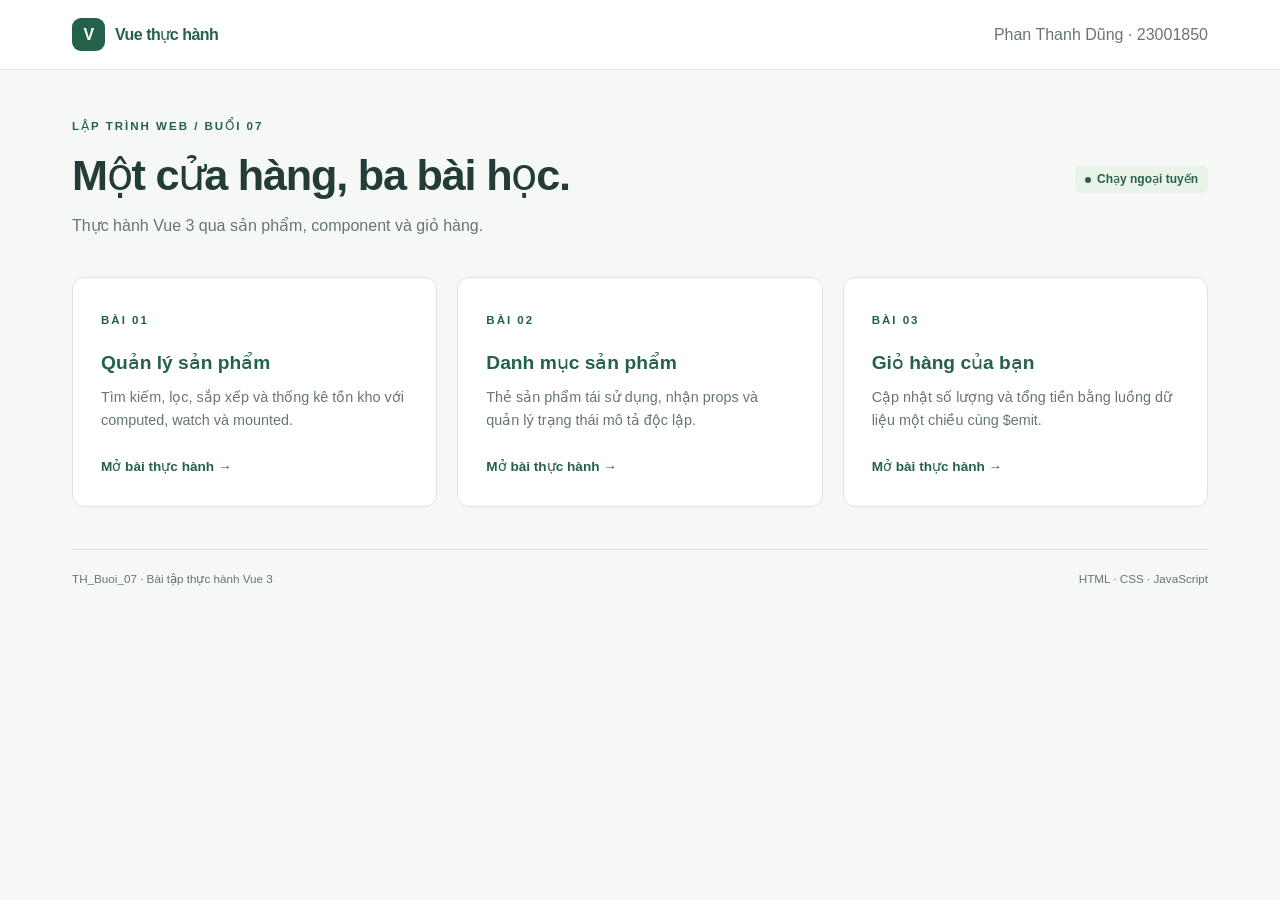
<file: TH_Buoi_07/index.html>
<!DOCTYPE html>
<html lang="vi">
<head><meta charset="UTF-8"><meta name="viewport" content="width=device-width, initial-scale=1.0"><title>Thực hành 07 · Vue 3</title><style>:root{font-family:Inter,"Segoe UI",Arial,sans-serif;color:#243c36;background:#f6f8f5;font-synthesis:none;line-height:1.6;--green:#236149;--muted:#66776e;--line:#dce5dc;--red:#ab3942}*{box-sizing:border-box}body{margin:0}button,input,select{font:inherit}button,a,input,select{touch-action:manipulation}a{color:var(--green)}button{cursor:pointer}button:disabled{cursor:not-allowed;opacity:.45}button:focus-visible,a:focus-visible,input:focus-visible,select:focus-visible{outline:3px solid #d6a74e;outline-offset:3px}[v-cloak]{display:none}.topbar{border-bottom:1px solid var(--line);background:#fff}.topbar-inner{max-width:1200px;margin:auto;padding:18px 32px;display:flex;align-items:center;justify-content:space-between;gap:24px}.brand{font-weight:800;letter-spacing:-.5px;text-decoration:none;display:flex;align-items:center;gap:10px}.brand-mark{display:grid;place-items:center;width:33px;height:33px;background:var(--green);border-radius:9px;color:white}.nav{display:flex;gap:8px;flex-wrap:wrap}.nav a{padding:6px 14px;text-decoration:none;color:var(--muted);font-size:.9rem;border-radius:6px}.nav a[aria-current=page]{background:#eaf2e9;color:var(--green);font-weight:650}main{max-width:1200px;margin:auto;padding:42px 32px 20px}.eyebrow{text-transform:uppercase;font-size:.72rem;letter-spacing:2px;font-weight:750;color:var(--green)}h1{font-size:clamp(1.9rem,4vw,2.7rem);line-height:1.2;letter-spacing:-1.2px;margin:12px 0}h2{font-size:1.15rem;letter-spacing:-.3px;margin:0}h3{margin:0;font-size:1.15rem}p{margin:8px 0}.intro{display:flex;justify-content:space-between;align-items:center;gap:20px;margin-bottom:30px}.intro p,.muted{color:var(--muted)}.status,.badge{display:inline-flex;align-items:center;gap:6px;padding:4px 10px;border-radius:5px;white-space:nowrap;font-size:.75rem;font-weight:650;background:#e9f3e9;color:#296247}.status:before{content:"";width:6px;height:6px;border-radius:50%;background:currentColor}.badge.out{background:#fff0ef;color:var(--red)}.stats{display:grid;grid-template-columns:1fr 1fr;gap:18px;margin-bottom:24px}.stat{padding:20px 24px;background:#fff;border:1px solid var(--line);border-radius:12px}.stat span{display:block;color:var(--muted);font-size:.8rem}.stat strong{display:block;font-size:1.9rem;letter-spacing:-1px;margin-top:2px}.stat.accent{background:#eaf1e7;border-color:#d5e2d0}.layout{display:grid;grid-template-columns:minmax(0,1fr) 280px;gap:24px;align-items:start}.panel{background:#fff;border:1px solid var(--line);border-radius:12px;overflow:hidden}.panel-head{padding:20px 22px;border-bottom:1px solid var(--line);display:flex;align-items:center;justify-content:space-between;gap:10px}.panel-head small{color:var(--muted)}.toolbar{padding:18px 22px;display:grid;grid-template-columns:minmax(130px,1.3fr) 1fr 1fr;gap:12px;background:#fcfdfb;border-bottom:1px solid var(--line)}label{display:block;font-size:.8rem;font-weight:600;margin-bottom:6px}input,select{width:100%;min-width:0;padding:10px 12px;border:1px solid #d2ddd3;border-radius:6px;background:#fff;color:inherit;font-size:.88rem}input::placeholder{color:#91a096}input:focus,select:focus{border-color:var(--green)}.table-scroll{overflow-x:auto}table{width:100%;border-collapse:collapse;text-align:left;white-space:nowrap}caption{position:absolute;width:1px;height:1px;overflow:hidden;clip-path:inset(50%)}th{font-size:.68rem;letter-spacing:.6px;text-transform:uppercase;color:var(--muted);font-weight:650;background:#fcfdfb}th,td{padding:16px 18px;border-bottom:1px solid #edf1eb}td{font-size:.85rem}td:first-child{font-weight:650}td small{display:block;font-weight:400;color:#8b9a90;font-size:.67rem}.number{text-align:right;font-variant-numeric:tabular-nums}.danger{color:var(--red);background:transparent;border:1px solid #efd8d8;border-radius:6px;padding:5px 10px;font-size:.78rem}.panel-foot{padding:14px 22px;font-size:.75rem;color:var(--muted);display:flex;justify-content:space-between;gap:12px}.link-button{border:0;padding:0;background:none;color:var(--green);text-decoration:underline;font-size:.8rem}.add-panel{padding:22px}.add-panel h2{margin-bottom:4px}.add-panel>p{font-size:.8rem;margin-bottom:20px}.field{margin-bottom:14px}.primary,.secondary{padding:10px 16px;border-radius:6px;border:1px solid transparent;font-size:.85rem;font-weight:650}.primary{background:var(--green);color:#fff}.primary:hover:not(:disabled){background:#184c38}.secondary{background:white;border-color:var(--line);color:var(--green)}.wide{width:100%}.note{font-size:.75rem;color:var(--muted);line-height:1.6}.notice{margin:0;padding:12px 22px;font-size:.82rem;background:#fff8e8;color:#805c14}.feedback{font-size:.8rem;margin:12px 0;color:var(--green)}.errors{padding-left:18px;color:var(--red);font-size:.8rem}.empty{text-align:center;padding:54px 22px;color:var(--muted)}.empty strong{display:block;color:#324d42;font-size:1.05rem}.empty-mark{display:grid;place-items:center;margin:0 auto 16px;width:48px;height:48px;border-radius:50%;background:#edf3e9;font-size:1.5rem}.confirm{padding:20px 22px;background:#fff4ed;border-bottom:1px solid #f2d9c5;font-size:.9rem}.actions{display:flex;gap:10px;margin-top:12px}.footer{border-top:1px solid var(--line);margin-top:42px;padding:20px 0;font-size:.73rem;color:var(--muted);display:flex;justify-content:space-between;gap:15px}.cards{display:grid;grid-template-columns:repeat(4,minmax(0,1fr));gap:20px}.product-card{border:1px solid var(--line);border-radius:12px;overflow:hidden;background:white;display:flex;flex-direction:column}.product-image{position:relative;background:#edf1e8;aspect-ratio:1/1}.product-image img{width:100%;height:100%;object-fit:contain;display:block;padding:25px}.product-image .badge{position:absolute;top:14px;left:14px}.product-body{padding:20px;display:flex;flex:1;flex-direction:column}.product-code{font-size:.68rem;color:var(--muted);text-transform:uppercase;letter-spacing:1px;margin-bottom:7px}.price{font-size:1.25rem;font-weight:750;margin:8px 0}.stock{font-size:.75rem;color:var(--muted);margin-bottom:16px}.description{font-size:.82rem;padding:12px;background:#f6f8f4;border-radius:6px;margin:12px 0}.product-body .link-button{text-align:left;margin-bottom:18px}.product-body .primary{margin-top:auto}.catalog-note{padding:18px 22px;background:#eaf1e7;border:1px solid #d8e4d3;border-radius:9px;margin-bottom:26px;font-size:.85rem;display:flex;gap:12px}.cart-row{padding:22px;display:grid;grid-template-columns:minmax(120px,1fr) 120px 120px 60px;gap:16px;align-items:center;border-bottom:1px solid var(--line)}.cart-row h3{font-size:.95rem}.cart-row small{color:var(--muted)}.cart-item-title{display:flex;align-items:center;gap:14px}.item-icon{display:grid;place-items:center;width:44px;height:48px;background:#eff4eb;border:1px solid var(--line);border-radius:8px;font-size:1.4rem;color:var(--green);flex-shrink:0}.quantity{display:flex;align-items:center;border:1px solid var(--line);border-radius:6px;overflow:hidden;height:36px}.quantity button{background:#f7f9f5;border:0;padding:0;width:32px;flex-shrink:0;height:100%;color:var(--green);font-size:1.1rem}.quantity input{border:0;padding:4px 0;text-align:center;border-radius:0;appearance:textfield;-moz-appearance:textfield}.quantity input::-webkit-inner-spin-button,.quantity input::-webkit-outer-spin-button{-webkit-appearance:none;margin:0}.summary{padding:24px}.summary h2{margin-bottom:22px}.summary-line{display:flex;justify-content:space-between;gap:12px;font-size:.85rem;margin:14px 0}.summary-total{border-top:1px solid var(--line);padding-top:18px;margin-top:18px}.summary-total strong{font-size:1.6rem;letter-spacing:-.6px}.cart-layout{grid-template-columns:minmax(0,1fr) 300px}.home-grid{display:grid;grid-template-columns:repeat(3,1fr);gap:20px}.exercise{display:block;background:white;border:1px solid var(--line);border-radius:12px;padding:28px;text-decoration:none}.exercise:hover{border-color:var(--green)}.exercise b{display:block;font-size:1.2rem;margin:16px 0 8px}.exercise p{font-size:.9rem;color:var(--muted)}.exercise .arrow{display:block;margin-top:24px;font-size:.85rem;font-weight:650}@media(max-width:1050px){.layout{grid-template-columns:1fr}.add-panel form{display:grid;grid-template-columns:1fr 1fr;gap:0 20px}.add-panel form>.wide,.add-panel form>.errors{grid-column:1/-1}.cards{grid-template-columns:repeat(2,1fr)}}@media(max-width:650px){.topbar-inner{padding:16px 20px;align-items:flex-start;flex-direction:column;gap:12px}.nav a{padding:6px 11px}main{padding:30px 18px 15px}.intro{align-items:flex-start}.intro .status{margin-top:12px}.stats{gap:10px}.stat{padding:16px}.stat strong{font-size:1.5rem}.toolbar{grid-template-columns:1fr 1fr;padding:16px}.toolbar>div:first-child{grid-column:1/-1}.panel-head{padding:18px 16px}.panel-head small{font-size:.7rem}.cards,.home-grid{grid-template-columns:1fr}.product-image{aspect-ratio:1.5/1}.product-image img{padding:35px}.add-panel form{display:block}.cart-row{grid-template-columns:minmax(100px,1fr) 110px;gap:15px;padding:18px}.cart-row .number{text-align:left}.cart-row .danger{justify-self:end}.footer{flex-direction:column;gap:4px}.catalog-note{display:block}.panel-foot{padding:14px 16px}.intro h1{letter-spacing:-.7px}}
</style></head>
<body>
<header class="topbar"><div class="topbar-inner"><a class="brand" href="index.html"><span class="brand-mark">V</span>Vue thực hành</a><span class="muted">Phan Thanh Dũng · 23001850</span></div></header>
<main><div class="intro"><div><span class="eyebrow">Lập trình web / Buổi 07</span><h1>Một cửa hàng, ba bài học.</h1><p>Thực hành Vue 3 qua sản phẩm, component và giỏ hàng.</p></div><span class="status">Chạy ngoại tuyến</span></div>
<div class="home-grid">
<a class="exercise" href="Bai_01/bai_01.html"><span class="eyebrow">Bài 01</span><b>Quản lý sản phẩm</b><p>Tìm kiếm, lọc, sắp xếp và thống kê tồn kho với computed, watch và mounted.</p><span class="arrow">Mở bài thực hành →</span></a>
<a class="exercise" href="Bai_02/bai_02.html"><span class="eyebrow">Bài 02</span><b>Danh mục sản phẩm</b><p>Thẻ sản phẩm tái sử dụng, nhận props và quản lý trạng thái mô tả độc lập.</p><span class="arrow">Mở bài thực hành →</span></a>
<a class="exercise" href="Bai_03/bai_03.html"><span class="eyebrow">Bài 03</span><b>Giỏ hàng của bạn</b><p>Cập nhật số lượng và tổng tiền bằng luồng dữ liệu một chiều cùng $emit.</p><span class="arrow">Mở bài thực hành →</span></a>
</div><footer class="footer"><span>TH_Buoi_07 · Bài tập thực hành Vue 3</span><span>HTML · CSS · JavaScript</span></footer></main>
</body></html>
</file>
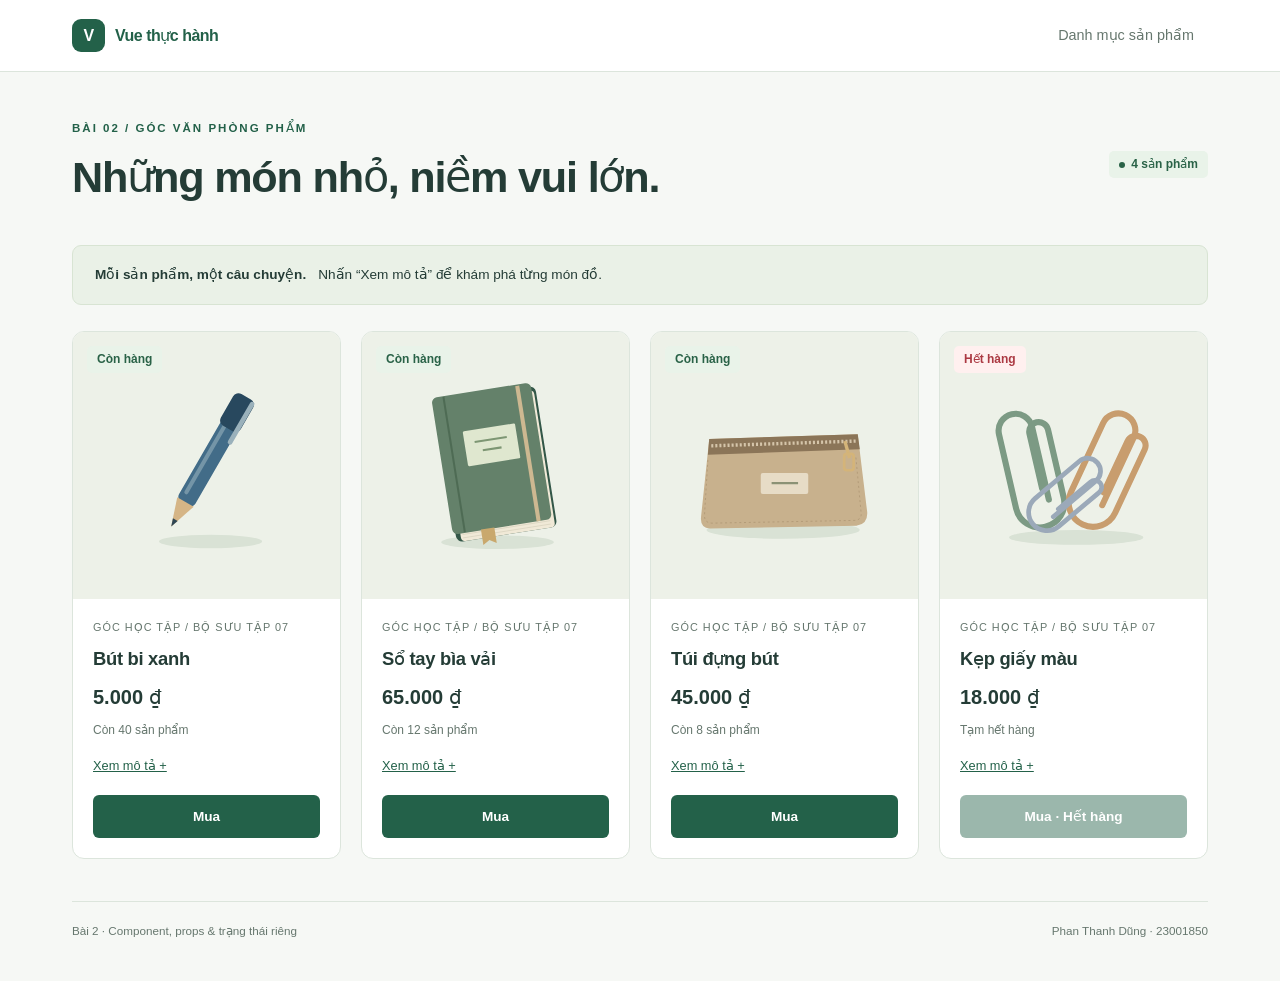
<file: TH_Buoi_07/Bai_02/bai_02.html>
<!DOCTYPE html>
<html lang="vi">
<head><meta charset="UTF-8"><meta name="viewport" content="width=device-width, initial-scale=1.0"><title>Bài 2 · Danh mục sản phẩm</title><link rel="stylesheet" href="assets/style.css"><script src="assets/vendor/vue.global.prod.js" defer></script><script src="components/TheSanPham.js" defer></script><script src="assets/bai_02.js" defer></script></head>
<body><header class="topbar"><div class="topbar-inner"><a class="brand" href="bai_02.html"><span class="brand-mark">V</span>Vue thực hành</a><nav class="nav" aria-label="Điều hướng bài 2"><a href="#catalog">Danh mục sản phẩm</a></nav></div></header>
<noscript>Vui lòng bật JavaScript để sử dụng bài thực hành.</noscript>
<main id="app" v-cloak><header class="intro"><div><span class="eyebrow">Bài 02 / Góc văn phòng phẩm</span><h1>Những món nhỏ, niềm vui lớn.</h1></div><span class="status">{{ sanPham.length }} sản phẩm</span></header>
<div class="catalog-note"><strong>Mỗi sản phẩm, một câu chuyện.</strong><span>Nhấn “Xem mô tả” để khám phá từng món đồ.</span></div>
<section id="catalog" class="cards" aria-label="Danh mục sản phẩm"><the-san-pham v-for="sp in sanPham" :key="sp.id" :ten="sp.ten" :gia="sp.gia" :anh="sp.anh" :mo-ta="sp.moTa" :ton-kho="sp.tonKho"></the-san-pham></section>
<footer class="footer"><span>Bài 2 · Component, props & trạng thái riêng</span><span>Phan Thanh Dũng · 23001850</span></footer></main></body></html>
</file>
<file: TH_Buoi_07/Bai_02/assets/style.css>
:root{font-family:Inter,"Segoe UI",Arial,sans-serif;color:#243c36;background:#f6f8f5;font-synthesis:none;line-height:1.6;--green:#236149;--muted:#66776e;--line:#dce5dc;--red:#ab3942}*{box-sizing:border-box}body{margin:0}button,input,select{font:inherit}button,a,input,select{touch-action:manipulation}a{color:var(--green)}button{cursor:pointer}button:disabled{cursor:not-allowed;opacity:.45}button:focus-visible,a:focus-visible,input:focus-visible,select:focus-visible{outline:3px solid #d6a74e;outline-offset:3px}[v-cloak]{display:none}.topbar{border-bottom:1px solid var(--line);background:#fff}.topbar-inner{max-width:1200px;margin:auto;padding:18px 32px;display:flex;align-items:center;justify-content:space-between;gap:24px}.brand{font-weight:800;letter-spacing:-.5px;text-decoration:none;display:flex;align-items:center;gap:10px}.brand-mark{display:grid;place-items:center;width:33px;height:33px;background:var(--green);border-radius:9px;color:white}.nav{display:flex;gap:8px;flex-wrap:wrap}.nav a{padding:6px 14px;text-decoration:none;color:var(--muted);font-size:.9rem;border-radius:6px}.nav a[aria-current=page]{background:#eaf2e9;color:var(--green);font-weight:650}main{max-width:1200px;margin:auto;padding:42px 32px 20px}.eyebrow{text-transform:uppercase;font-size:.72rem;letter-spacing:2px;font-weight:750;color:var(--green)}h1{font-size:clamp(1.9rem,4vw,2.7rem);line-height:1.2;letter-spacing:-1.2px;margin:12px 0}h2{font-size:1.15rem;letter-spacing:-.3px;margin:0}h3{margin:0;font-size:1.15rem}p{margin:8px 0}.intro{display:flex;justify-content:space-between;align-items:center;gap:20px;margin-bottom:30px}.intro p,.muted{color:var(--muted)}.status,.badge{display:inline-flex;align-items:center;gap:6px;padding:4px 10px;border-radius:5px;white-space:nowrap;font-size:.75rem;font-weight:650;background:#e9f3e9;color:#296247}.status:before{content:"";width:6px;height:6px;border-radius:50%;background:currentColor}.badge.out{background:#fff0ef;color:var(--red)}.stats{display:grid;grid-template-columns:1fr 1fr;gap:18px;margin-bottom:24px}.stat{padding:20px 24px;background:#fff;border:1px solid var(--line);border-radius:12px}.stat span{display:block;color:var(--muted);font-size:.8rem}.stat strong{display:block;font-size:1.9rem;letter-spacing:-1px;margin-top:2px}.stat.accent{background:#eaf1e7;border-color:#d5e2d0}.layout{display:grid;grid-template-columns:minmax(0,1fr) 280px;gap:24px;align-items:start}.panel{background:#fff;border:1px solid var(--line);border-radius:12px;overflow:hidden}.panel-head{padding:20px 22px;border-bottom:1px solid var(--line);display:flex;align-items:center;justify-content:space-between;gap:10px}.panel-head small{color:var(--muted)}.toolbar{padding:18px 22px;display:grid;grid-template-columns:minmax(130px,1.3fr) 1fr 1fr;gap:12px;background:#fcfdfb;border-bottom:1px solid var(--line)}label{display:block;font-size:.8rem;font-weight:600;margin-bottom:6px}input,select{width:100%;min-width:0;padding:10px 12px;border:1px solid #d2ddd3;border-radius:6px;background:#fff;color:inherit;font-size:.88rem}input::placeholder{color:#91a096}input:focus,select:focus{border-color:var(--green)}.table-scroll{overflow-x:auto}table{width:100%;border-collapse:collapse;text-align:left;white-space:nowrap}caption{position:absolute;width:1px;height:1px;overflow:hidden;clip-path:inset(50%)}th{font-size:.68rem;letter-spacing:.6px;text-transform:uppercase;color:var(--muted);font-weight:650;background:#fcfdfb}th,td{padding:16px 18px;border-bottom:1px solid #edf1eb}td{font-size:.85rem}td:first-child{font-weight:650}td small{display:block;font-weight:400;color:#8b9a90;font-size:.67rem}.number{text-align:right;font-variant-numeric:tabular-nums}.danger{color:var(--red);background:transparent;border:1px solid #efd8d8;border-radius:6px;padding:5px 10px;font-size:.78rem}.panel-foot{padding:14px 22px;font-size:.75rem;color:var(--muted);display:flex;justify-content:space-between;gap:12px}.link-button{border:0;padding:0;background:none;color:var(--green);text-decoration:underline;font-size:.8rem}.add-panel{padding:22px}.add-panel h2{margin-bottom:4px}.add-panel>p{font-size:.8rem;margin-bottom:20px}.field{margin-bottom:14px}.primary,.secondary{padding:10px 16px;border-radius:6px;border:1px solid transparent;font-size:.85rem;font-weight:650}.primary{background:var(--green);color:#fff}.primary:hover:not(:disabled){background:#184c38}.secondary{background:white;border-color:var(--line);color:var(--green)}.wide{width:100%}.note{font-size:.75rem;color:var(--muted);line-height:1.6}.notice{margin:0;padding:12px 22px;font-size:.82rem;background:#fff8e8;color:#805c14}.feedback{font-size:.8rem;margin:12px 0;color:var(--green)}.errors{padding-left:18px;color:var(--red);font-size:.8rem}.empty{text-align:center;padding:54px 22px;color:var(--muted)}.empty strong{display:block;color:#324d42;font-size:1.05rem}.empty-mark{display:grid;place-items:center;margin:0 auto 16px;width:48px;height:48px;border-radius:50%;background:#edf3e9;font-size:1.5rem}.confirm{padding:20px 22px;background:#fff4ed;border-bottom:1px solid #f2d9c5;font-size:.9rem}.actions{display:flex;gap:10px;margin-top:12px}.footer{border-top:1px solid var(--line);margin-top:42px;padding:20px 0;font-size:.73rem;color:var(--muted);display:flex;justify-content:space-between;gap:15px}.cards{display:grid;grid-template-columns:repeat(4,minmax(0,1fr));gap:20px}.product-card{border:1px solid var(--line);border-radius:12px;overflow:hidden;background:white;display:flex;flex-direction:column}.product-image{position:relative;background:#edf1e8;aspect-ratio:1/1}.product-image img{width:100%;height:100%;object-fit:contain;display:block;padding:25px}.product-image .badge{position:absolute;top:14px;left:14px}.product-body{padding:20px;display:flex;flex:1;flex-direction:column}.product-code{font-size:.68rem;color:var(--muted);text-transform:uppercase;letter-spacing:1px;margin-bottom:7px}.price{font-size:1.25rem;font-weight:750;margin:8px 0}.stock{font-size:.75rem;color:var(--muted);margin-bottom:16px}.description{font-size:.82rem;padding:12px;background:#f6f8f4;border-radius:6px;margin:12px 0}.product-body .link-button{text-align:left;margin-bottom:18px}.product-body .primary{margin-top:auto}.catalog-note{padding:18px 22px;background:#eaf1e7;border:1px solid #d8e4d3;border-radius:9px;margin-bottom:26px;font-size:.85rem;display:flex;gap:12px}.cart-row{padding:22px;display:grid;grid-template-columns:minmax(120px,1fr) 120px 120px 60px;gap:16px;align-items:center;border-bottom:1px solid var(--line)}.cart-row h3{font-size:.95rem}.cart-row small{color:var(--muted)}.cart-item-title{display:flex;align-items:center;gap:14px}.item-icon{display:grid;place-items:center;width:44px;height:48px;background:#eff4eb;border:1px solid var(--line);border-radius:8px;font-size:1.4rem;color:var(--green);flex-shrink:0}.quantity{display:flex;align-items:center;border:1px solid var(--line);border-radius:6px;overflow:hidden;height:36px}.quantity button{background:#f7f9f5;border:0;padding:0;width:32px;flex-shrink:0;height:100%;color:var(--green);font-size:1.1rem}.quantity input{border:0;padding:4px 0;text-align:center;border-radius:0;appearance:textfield;-moz-appearance:textfield}.quantity input::-webkit-inner-spin-button,.quantity input::-webkit-outer-spin-button{-webkit-appearance:none;margin:0}.summary{padding:24px}.summary h2{margin-bottom:22px}.summary-line{display:flex;justify-content:space-between;gap:12px;font-size:.85rem;margin:14px 0}.summary-total{border-top:1px solid var(--line);padding-top:18px;margin-top:18px}.summary-total strong{font-size:1.6rem;letter-spacing:-.6px}.cart-layout{grid-template-columns:minmax(0,1fr) 300px}.home-grid{display:grid;grid-template-columns:repeat(3,1fr);gap:20px}.exercise{display:block;background:white;border:1px solid var(--line);border-radius:12px;padding:28px;text-decoration:none}.exercise:hover{border-color:var(--green)}.exercise b{display:block;font-size:1.2rem;margin:16px 0 8px}.exercise p{font-size:.9rem;color:var(--muted)}.exercise .arrow{display:block;margin-top:24px;font-size:.85rem;font-weight:650}@media(max-width:1050px){.layout{grid-template-columns:1fr}.add-panel form{display:grid;grid-template-columns:1fr 1fr;gap:0 20px}.add-panel form>.wide,.add-panel form>.errors{grid-column:1/-1}.cards{grid-template-columns:repeat(2,1fr)}}@media(max-width:650px){.topbar-inner{padding:16px 20px;align-items:flex-start;flex-direction:column;gap:12px}.nav a{padding:6px 11px}main{padding:30px 18px 15px}.intro{align-items:flex-start}.intro .status{margin-top:12px}.stats{gap:10px}.stat{padding:16px}.stat strong{font-size:1.5rem}.toolbar{grid-template-columns:1fr 1fr;padding:16px}.toolbar>div:first-child{grid-column:1/-1}.panel-head{padding:18px 16px}.panel-head small{font-size:.7rem}.cards,.home-grid{grid-template-columns:1fr}.product-image{aspect-ratio:1.5/1}.product-image img{padding:35px}.add-panel form{display:block}.cart-row{grid-template-columns:minmax(100px,1fr) 110px;gap:15px;padding:18px}.cart-row .number{text-align:left}.cart-row .danger{justify-self:end}.footer{flex-direction:column;gap:4px}.catalog-note{display:block}.panel-foot{padding:14px 16px}.intro h1{letter-spacing:-.7px}}
</file>
